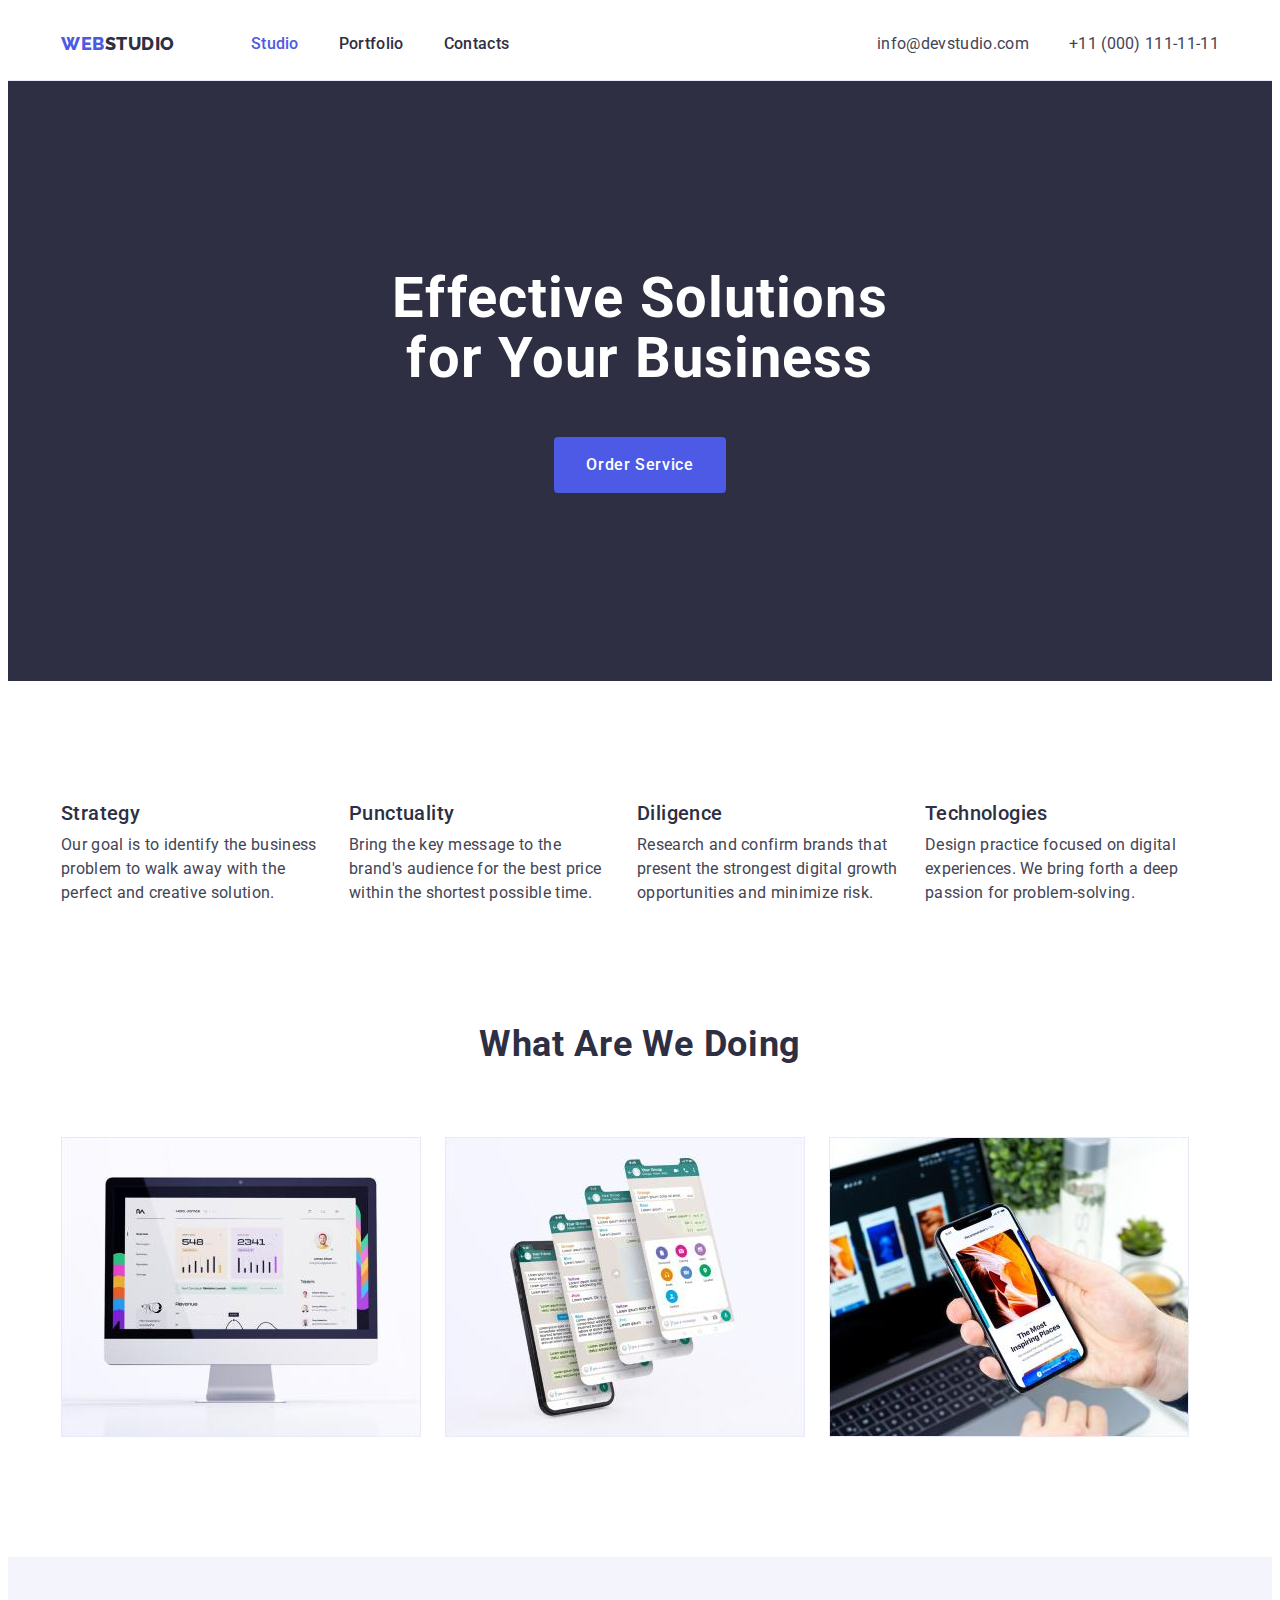
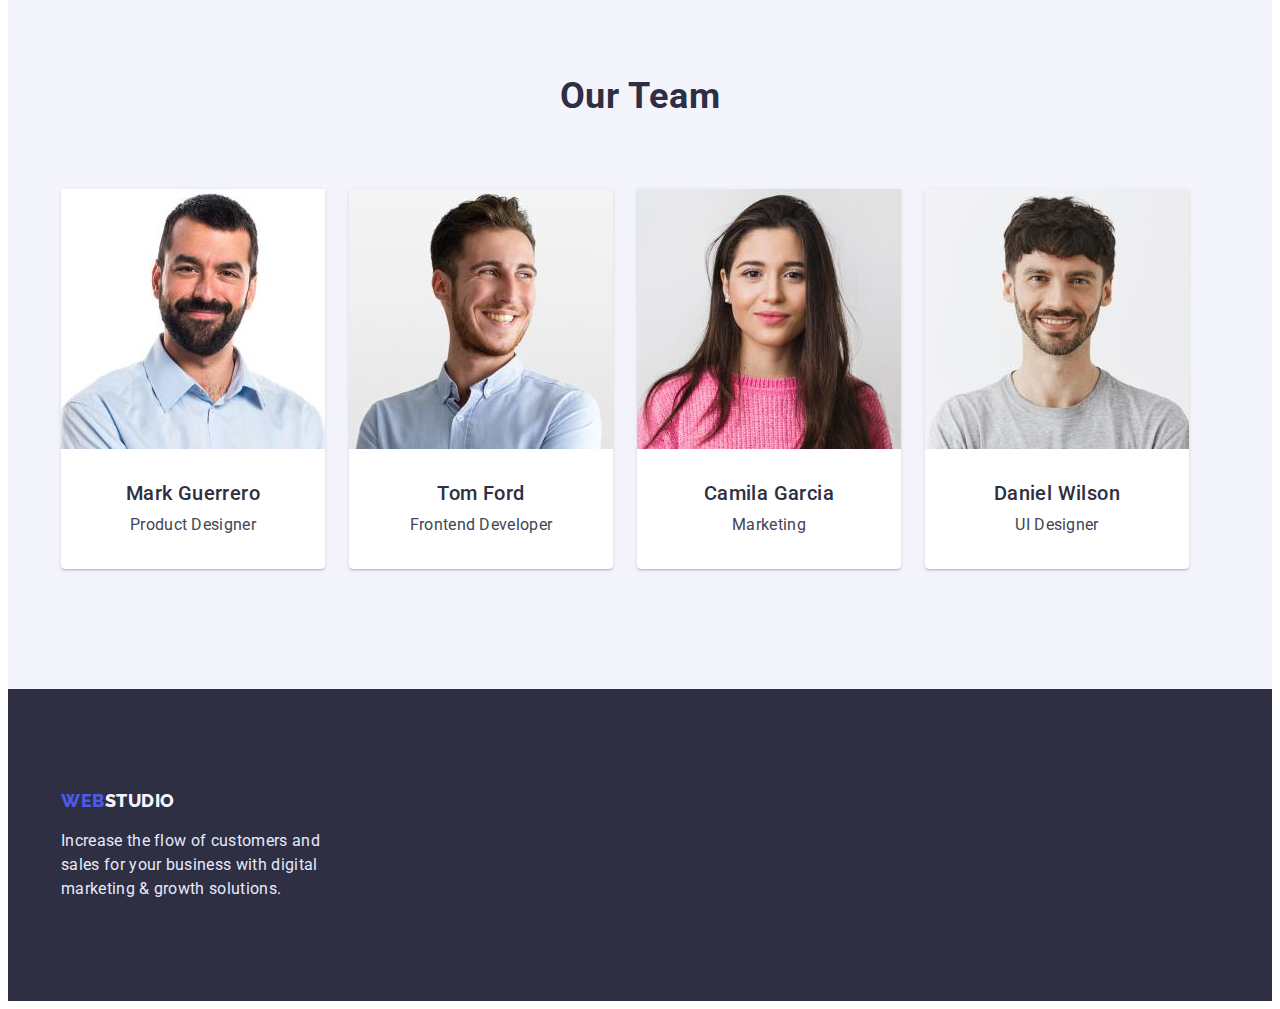
<file: index.html>
<!DOCTYPE html>
<html lang="en">
	<head>
		<meta charset="UTF-8" />
		<meta http-equiv="X-UA-Compatible" content="IE=edge" />
		<meta name="viewport" content="width=device-width, initial-scale=1.0" />
		<title>WebStudio</title>
		<link
			href="https://fonts.googleapis.com/css2?family=Raleway:wght@800&family=Roboto:wght@400;500;700;900&display=swap"
			rel="stylesheet"
		/>
		<link
			rel="stylesheet"
			href="https://cdnjs.cloudflare.com/ajax/libs/modern-normalize/1.1.0/modern-normalize.min.css"
			integrity="sha512-wpPYUAdjBVSE4KJnH1VR1HeZfpl1ub8YT/NKx4PuQ5NmX2tKuGu6U/JRp5y+Y8XG2tV+wKQpNHVUX03MfMFn9Q=="
			crossorigin="anonymous"
			referrerpolicy="no-referrer"
		/>
		<link rel="stylesheet" href="./css/styles.css" />
	</head>
	<body>
		<header class="nav">
			<div class="main-nav container">
				<nav class="page-nav">
					<a href="./index.html" target="_parent" class="logo-primary">Web<span class="logo-secondary">Studio</span></a>
					<ul class="page-nav list">
						<li class="item">
							<a href="./index.html" target="_parent" class="page-nav-link current">Studio</a>
						</li>
						<li class="item">
							<a href="./portfolio.html" target="_parent" class="page-nav-link">Portfolio</a>
						</li>
						<li class="item">
							<a href="" target="_parent" class="page-nav-link">Contacts</a>
						</li>
					</ul>
				</nav>
				<address class="address-nav">
					<ul class="address list">
						<li class="item">
							<a href="mailto:info@devstudio.com" class="address-link">info@devstudio.com</a>
						</li>
						<li class="item">
							<a href="tel:+110001111111" class="address-link">+11 (000) 111-11-11</a>
						</li>
					</ul>
				</address>
			</div>
		</header>
		<main>
			<section class="hero">
				<div class="container">
					<h1 class="hero-title">Effective Solutions for Your Business</h1>
					<button type="button" class="button">Order Service</button>
				</div>
			</section>
			<section class="section">
				<div class="container">
					<h2 class="section-title visually-hidden">Our strengths</h2>
					<ul class="strenghths list">
						<li class="item">
							<h3 class="paragraph-title">Strategy</h3>
							<p class="paragraph">
								Our goal is to identify the business problem to walk away with the perfect and creative solution.
							</p>
						</li>
						<li class="item">
							<h3 class="paragraph-title">Punctuality</h3>
							<p class="paragraph">
								Bring the key message to the brand's audience for the best price within the shortest possible time.
							</p>
						</li>
						<li class="item">
							<h3 class="paragraph-title">Diligence</h3>
							<p class="paragraph">
								Research and confirm brands that present the strongest digital growth opportunities and minimize risk.
							</p>
						</li>
						<li class="item">
							<h3 class="paragraph-title">Technologies</h3>
							<p class="paragraph">
								Design practice focused on digital experiences. We bring forth a deep passion for problem-solving.
							</p>
						</li>
					</ul>
				</div>
			</section>
			<section class="section examples">
				<div class="container"
					><h2 class="section-title examples">What are we doing</h2>
					<ul class="photos list">
						<li class="item">
							<img src="./images/imgdesktop.jpg" alt="Desctop apps" width="360" />
						</li>
						<li class="item">
							<img src="./images/imgphone.jpg" alt="Mobile phones" width="360" />
						</li>
						<li class="item">
							<img src="./images/imgdesign.jpg" alt="Mobile design" width="360" />
						</li> </ul
				></div>
			</section>
			<section class="section team">
				<div class="container"
					><h2 class="section-title team">Our Team</h2>
					<ul class="personnel list">
						<li class="item">
							<img class="photo" src="./images/imgmark.jpg" alt="Mark Guerrero" width="264" />
							<div class="name-tag">
								<h3 class="name">Mark Guerrero</h3>
								<p class="job">Product Designer</p>
							</div>
						</li>
						<li class="item">
							<img class="photo" src="./images/imgtom.jpg" alt="Tom Ford" width="264" />
							<div class="name-tag">
								<h3 class="name">Tom Ford</h3>
								<p class="job">Frontend Developer</p>
							</div>
						</li>
						<li class="item">
							<img class="photo" src="./images/imgcamila.jpg" alt="Camila Garcia" width="264" />
							<div class="name-tag">
								<h3 class="name">Camila Garcia</h3>
								<p class="job">Marketing</p>
							</div>
						</li>
						<li class="item">
							<img class="photo" src="./images/imgdaniel.jpg" alt="Daniel Wilson" width="264" />
							<div class="name-tag">
								<h3 class="name">Daniel Wilson</h3>
								<p class="job">UI Designer</p>
							</div>
						</li>
					</ul>
				</div>
			</section>
		</main>
		<footer class="footer">
			<div class="container">
				<a href="./index.html" target="_parent" class="logo-primary-footer"
					>Web<span class="logo-secondary-footer">Studio</span></a
				>
				<p class="paragraph-footer">
					Increase the flow of customers and sales for your business with digital marketing & growth solutions.
				</p>
			</div>
		</footer>
	</body>
</html>
</file>
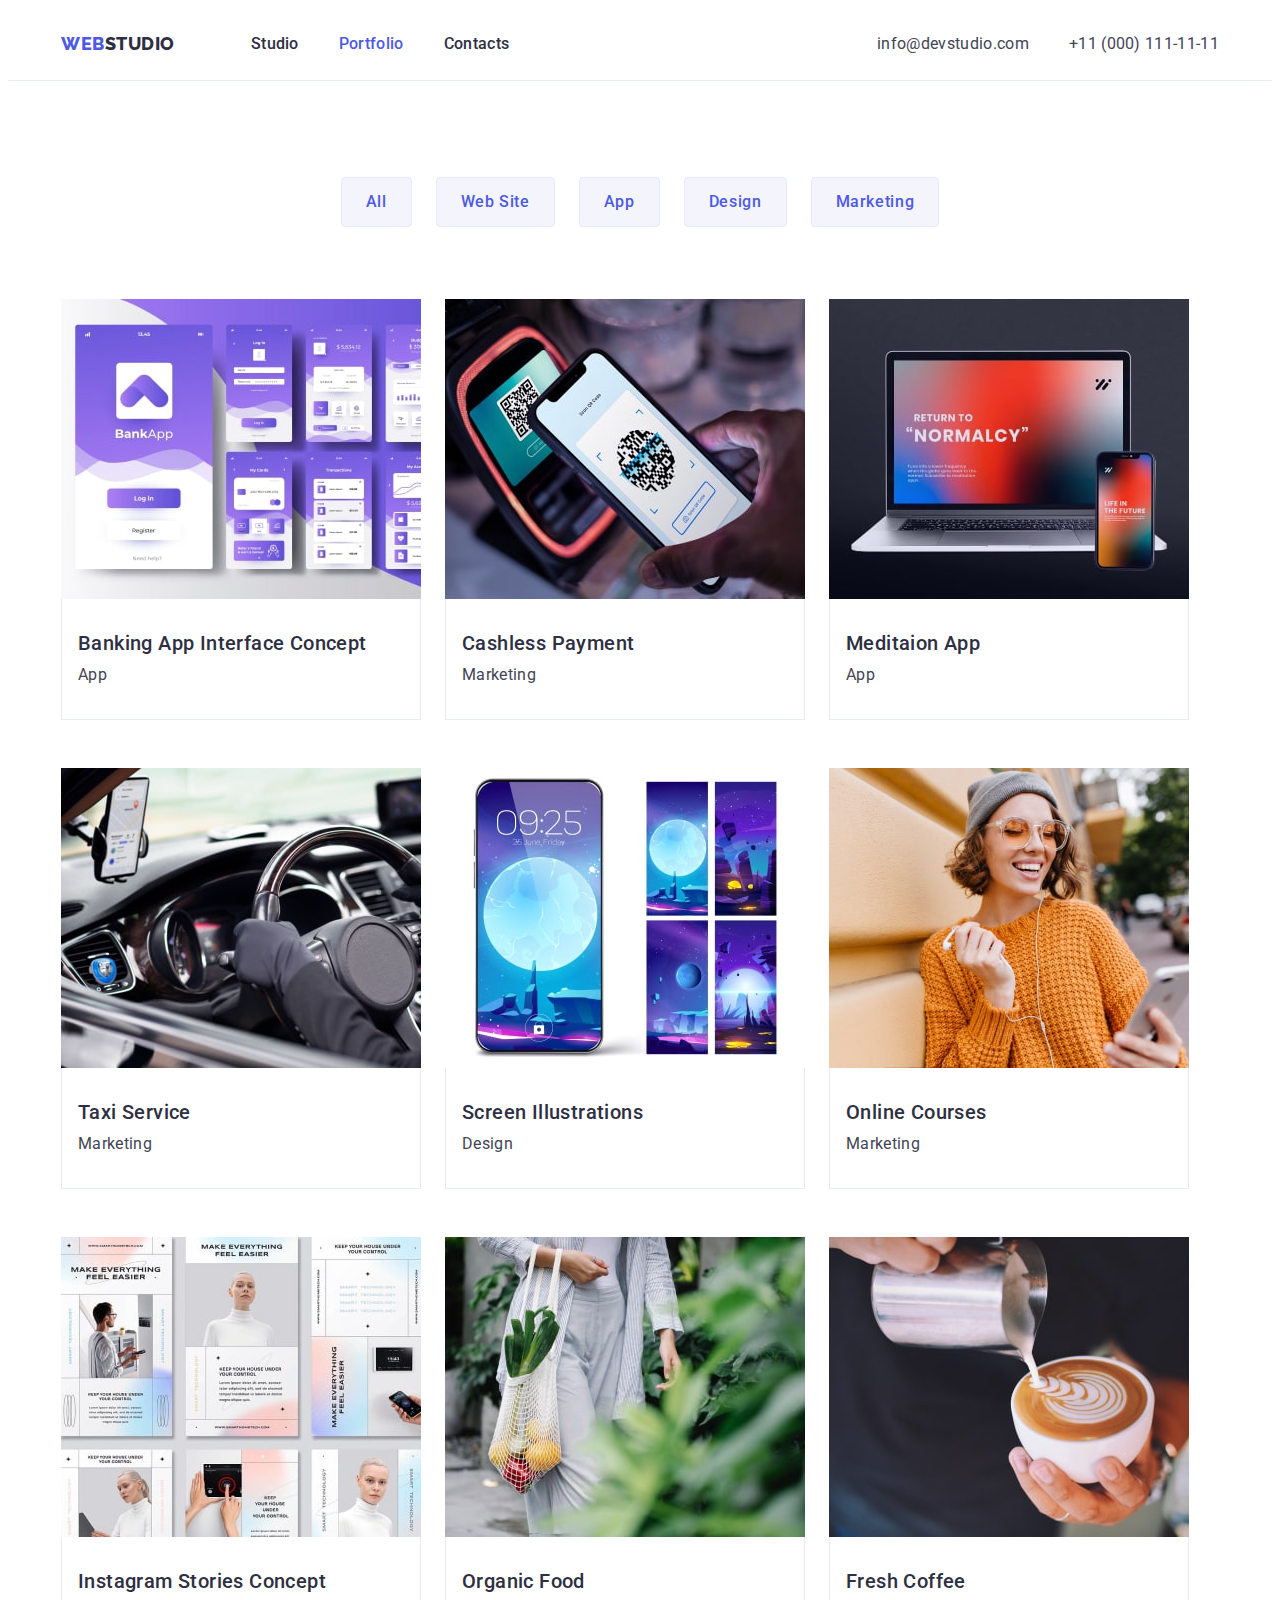
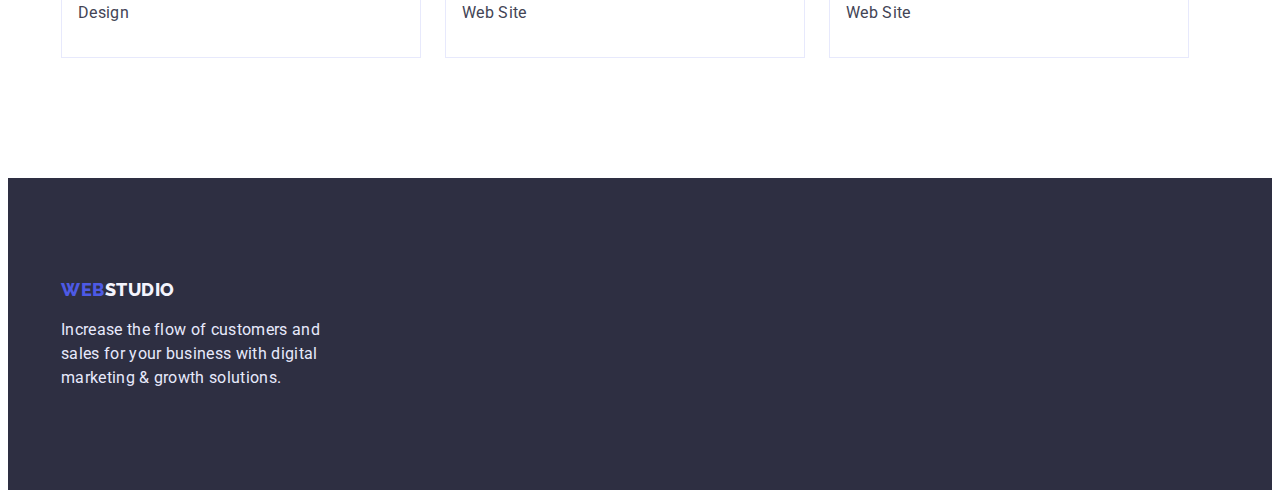
<file: portfolio.html>
<!DOCTYPE html>
<html lang="en">
	<head>
		<meta charset="UTF-8" />
		<meta http-equiv="X-UA-Compatible" content="IE=edge" />
		<meta name="viewport" content="width=device-width, initial-scale=1.0" />
		<title>Portfolio</title>
		<link
			href="https://fonts.googleapis.com/css2?family=Raleway:wght@800&family=Roboto:wght@400;500;700;900&display=swap"
			rel="stylesheet"
		/>
		<link
			rel="stylesheet"
			href="https://cdnjs.cloudflare.com/ajax/libs/modern-normalize/1.1.0/modern-normalize.min.css"
			integrity="sha512-wpPYUAdjBVSE4KJnH1VR1HeZfpl1ub8YT/NKx4PuQ5NmX2tKuGu6U/JRp5y+Y8XG2tV+wKQpNHVUX03MfMFn9Q=="
			crossorigin="anonymous"
			referrerpolicy="no-referrer"
		/>
		<link rel="stylesheet" href="./css/styles.css" />
	</head>
	<body>
		<header class="nav">
			<div class="main-nav container">
				<nav class="page-nav">
					<a href="./index.html" target="_parent" class="logo-primary">Web<span class="logo-secondary">Studio</span></a>
					<ul class="page-nav list">
						<li class="item">
							<a href="./index.html" target="_parent" class="page-nav-link">Studio</a>
						</li>
						<li class="item">
							<a href="./portfolio.html" target="_parent" class="page-nav-link current">Portfolio</a>
						</li>
						<li class="item">
							<a href="" target="_parent" class="page-nav-link">Contacts</a>
						</li>
					</ul>
				</nav>
				<address class="address-nav">
					<ul class="address list">
						<li class="item">
							<a href="mailto:info@devstudio.com" class="address-link">info@devstudio.com</a>
						</li>
						<li class="item">
							<a href="tel:+110001111111" class="address-link">+11 (000) 111-11-11</a>
						</li>
					</ul>
				</address>
			</div>
		</header>
		<main>
			<h1 class="section-title visually-hidden">Portfolio</h1>
			<section class="section portfolio">
				<div class="container">
					<ul class="filter list">
						<li>
							<button type="button" class="filter-button">All</button>
						</li>
						<li>
							<button type="button" class="filter-button">Web Site</button>
						</li>
						<li>
							<button type="button" class="filter-button">App</button>
						</li>
						<li>
							<button type="button" class="filter-button">Design</button>
						</li>
						<li>
							<button type="button" class="filter-button">Marketing</button>
						</li>
					</ul>
					<ul class="portfolio-photos list">
						<li class="portfolio-photo">
							<img
								src="./images/img1.jpg"
								alt="Banking App Interface Concept"
								width="360"
								height="300"
								class="portfolio-img"
							/>
							<div class="card-name">
								<h2 class="paragraph-title">Banking App Interface Concept</h2>
								<p class="paragraph">App</p>
							</div>
						</li>
						<li class="portfolio-photo">
							<img src="./images/img2.jpg" alt="Cashless Payment" width="360" height="300" />
							<div class="card-name">
								<h2 class="paragraph-title">Cashless Payment</h2>
								<p class="paragraph">Marketing</p>
							</div>
						</li>
						<li class="portfolio-photo">
							<img src="./images/img3.jpg" alt="Meditaion App" width="360" height="300" />
							<div class="card-name">
								<h2 class="paragraph-title">Meditaion App</h2>
								<p class="paragraph">App</p>
							</div>
						</li>
						<li class="portfolio-photo">
							<img src="./images/img4.jpg" alt="Taxi Service" width="360" height="300" />
							<div class="card-name">
								<h2 class="paragraph-title">Taxi Service</h2>
								<p class="paragraph">Marketing</p>
							</div>
						</li>
						<li class="portfolio-photo">
							<img src="./images/img5.jpg" alt="Screen Illustrations" width="360" height="300" />
							<div class="card-name">
								<h2 class="paragraph-title">Screen Illustrations</h2>
								<p class="paragraph">Design</p>
							</div>
						</li>
						<li class="portfolio-photo">
							<img src="./images/img6.jpg" alt="Online Courses" width="360" height="300" />
							<div class="card-name">
								<h2 class="paragraph-title">Online Courses</h2>
								<p class="paragraph">Marketing</p>
							</div>
						</li>
						<li class="portfolio-photo">
							<img src="./images/img7.jpg" alt="Instagram Stories Concept" width="360" height="300" />
							<div class="card-name">
								<h2 class="paragraph-title">Instagram Stories Concept</h2>
								<p class="paragraph">Design</p>
							</div>
						</li>
						<li class="portfolio-photo">
							<img src="./images/img8.jpg" alt="Organic Food" width="360" height="300" />
							<div class="card-name">
								<h2 class="paragraph-title">Organic Food</h2>
								<p class="paragraph">Web Site</p>
							</div>
						</li>
						<li class="portfolio-photo">
							<img src="./images/img9.jpg" alt="Fresh Coffee" width="360" height="300" />
							<div class="card-name">
								<h2 class="paragraph-title">Fresh Coffee</h2>
								<p class="paragraph">Web Site</p>
							</div>
						</li>
					</ul>
				</div>
			</section>
		</main>
		<footer class="footer">
			<div class="container">
				<a href="./index.html" target="_parent" class="logo-primary-footer"
					>Web<span class="logo-secondary-footer">Studio</span></a
				>
				<p class="paragraph-footer">
					Increase the flow of customers and sales for your business with digital marketing & growth solutions.
				</p>
			</div>
		</footer>
	</body>
</html>
</file>
<file: css/styles.css>
:root {
	--brand-color: #4d5ae5;
	--pressed-state: #404bbf;
	--dark-color: #2e2f42;
	--success-color: #31d0aa;
	--text-color: #434455;
	--subtle-text-color: #8e8f99;
	--accent-color: #e7e9fc;
	--light-color: #f4f4fd;
	--modal-overlay-color: #2e2f42;
	--hero-background-color: #2e2f42;
	--white-color: #ffffff;
}

/* Утилиты */

body {
	color: var(--text-color);
	background-color: var(--white-color);

	font-family: "Roboto", sans-serif;
	font-size: 16px;
}

h1,
h2,
h3,
h4,
h5,
h6 {
	margin-top: 0px;
	margin-bottom: 0px;
}

p {
	margin-top: 0px;
	margin-bottom: 0px;
}

.section {
	padding-top: 120px;
	padding-bottom: 120px;
}

.list {
	padding: 0px;
	margin: 0px;

	list-style: none;
}

.container {
	margin-left: auto;
	margin-right: auto;
	padding: 0px 15px;
	width: 1158px;
}

img {
	display: block;
}

/* Hidden */
.visually-hidden {
	position: absolute;
	width: 1px;
	height: 1px;
	margin: -1px;
	border: 0;
	padding: 0;

	white-space: nowrap;
	clip-path: inset(100%);
	clip: rect(0 0 0 0);
	overflow: hidden;
}

/* Header */

.nav {
	border-bottom: 1px solid var(--accent-color);
}

.main-nav {
	display: flex;
	align-items: center;
}

.logo-primary {
	margin-right: 76px;
	padding-top: 24px;
	padding-bottom: 24px;

	color: var(--brand-color);

	font-family: "Raleway", sans-serif;
	font-weight: 800;
	font-size: 18px;
	line-height: 1.33;
	letter-spacing: 0.03em;
	text-transform: uppercase;
	text-decoration: none;
}

.logo-secondary {
	color: var(--dark-color);

	font-family: "Raleway", sans-serif;
	font-weight: 800;
	font-size: 18px;
	line-height: 1.33;
	letter-spacing: 0.03em;
	text-transform: uppercase;
	text-decoration: none;
}

.page-nav {
	display: flex;
	align-items: center;
}

.page-nav.list {
	display: flex;
}

.page-nav .item:not(:last-child) {
	margin-right: 40px;
}

.page-nav-link {
	display: block;
	padding-top: 24px;
	padding-bottom: 24px;

	color: var(--dark-color);

	font-weight: 500;
	line-height: 1.5;
	text-decoration: none;
	letter-spacing: 0.02em;
}

.page-nav-link.current {
	color: var(--brand-color);
}

.address-nav {
	margin-left: auto;
}

.address.list {
	display: flex;
}

.address.list .item:not(:last-child) {
	margin-right: 40px;
}

.address-link {
	color: var(--text-color);
	font-style: normal;
	font-weight: 400;
	line-height: 1.5;
	text-decoration: none;
	letter-spacing: 0.02em;
}

.page-nav-link:hover,
.address-link:hover,
.page-nav-link:focus,
.address-link:focus {
	color: var(--pressed-state);
}

/* Hero */
.hero {
	padding-top: 188px;
	padding-bottom: 188px;
	background: var(--dark-color);
	text-align: center;
}
.hero-title {
	display: block;
	margin-top: 0px;
	margin-bottom: 48px;
	margin-left: auto;
	margin-right: auto;
	width: 496px;

	color: var(--white-color);

	background-color: var(--dark-color);
	font-size: 56px;
	line-height: 1.07;
	letter-spacing: 0.02em;
}

/* Buttons */
.button {
	border-radius: 4px;
	padding: 16px 32px;
	min-width: 169px;
	border-width: 0px;

	color: var(--white-color);
	background-color: var(--brand-color);

	font-family: inherit;
	font-weight: 500;
	font-size: 16px;
	line-height: 1.5;
	letter-spacing: 0.04em;
	cursor: pointer;
}
.button:hover,
.button:focus {
	color: var(--white-color);
	background-color: var(--pressed-state);
}

.filter-button {
	border-radius: 4px;
	padding: 12px 24px;
	border: 1px solid var(--accent-color);
	min-width: 69px;
	text-align: center;

	color: var(--brand-color);

	background-color: var(--light-color);
	font-family: inherit;
	font-weight: 500;
	font-size: 16px;
	line-height: 1.5;
	text-align: center;
	letter-spacing: 0.04em;
	cursor: pointer;
}

.filter-button:hover,
.filter-button:active {
	color: var(--white-color);
	background-color: var(--pressed-state);
	border: 1px solid transparent;
}

/* Our strengths */
.strenghths.list {
	display: flex;
}

.strenghths.list .item {
	width: 264px;
}

.strenghths.list .item:not(:last-child) {
	margin-right: 24px;
}

.paragraph-title {
	margin-bottom: 8px;
}

.paragraph-title,
.name {
	color: var(--dark-color);
	font-weight: 500;
	font-size: 20px;
	line-height: 1.2;
	letter-spacing: 0.02em;
}

.paragraph {
	line-height: 1.5;
	letter-spacing: 0.02em;
}

/*Examples*/

.photos.list {
	display: flex;
}

.photos.list .item:not(:last-child) {
	margin-right: 24px;
}

.section.examples {
	padding-top: 0px;
}

.section-title.examples {
	margin-bottom: 72px;
}

/* Team */

.personnel.list {
	display: flex;
}

.personnel.list .item:not(:last-child) {
	margin-right: 24px;
}

.name-tag {
	padding: 32px 16px;
	text-align: center;
}

.personnel.list .item {
	background-color: var(--white-color);
	width: 264px;
	border-radius: 0px 0px 4px 4px;
	box-shadow: 0px 1px 6px rgba(46, 47, 66, 0.08), 0px 1px 1px rgba(46, 47, 66, 0.16), 0px 2px 1px rgba(46, 47, 66, 0.08);
}

.team {
	background: var(--light-color);
}

.job {
	line-height: 1.5;
	letter-spacing: 0.02em;
}

.section-title.team {
	margin-bottom: 72px;
}

.name {
	margin-bottom: 8px;
}

/* Sections */

.section-title {
	color: var(--dark-color);
	font-size: 36px;
	line-height: 1.11;
	text-align: center;
	text-transform: capitalize;
	letter-spacing: 0.02em;
}

.section.portfolio {
	padding-top: 96px;
}

/* Filters */

.filter.list {
	display: flex;
	justify-content: center;
	gap: 24px;
	margin-bottom: 72px;
}

/* Portfolio photos list */

.portfolio-photos.list {
	display: flex;
	flex-wrap: wrap;
}

.portfolio-photo {
	width: 360px;
	margin-right: 24px;
	margin-bottom: 48px;
}

.portfolio-photo:nth-child(3n) {
	margin-right: 0px;
}

.portfolio-photo:nth-last-child(-n + 3) {
	margin-bottom: 0px;
}

.card-name {
	border: 1px solid var(--accent-color);
	border-width: 0px 1px 1px;

	padding-left: 16px;
	padding-top: 32px;
	padding-bottom: 32px;
}

.portfolio-img {
}

/* Footer */

.footer {
	background: var(--dark-color);
	padding: 100px 0px;
}

.logo-primary-footer {
	display: block;
	margin-bottom: 16px;

	color: var(--brand-color);

	background-color: var(--dark-color);
	font-family: "Raleway", sans-serif;
	font-weight: 800;
	font-size: 18px;
	line-height: 1.33;
	letter-spacing: 0.03em;
	text-transform: uppercase;
	text-decoration: none;
}

.logo-secondary-footer {
	color: var(--light-color);
	font-family: "Raleway", sans-serif;
	font-weight: 800;
	font-size: 18px;
	line-height: 1.33;
	letter-spacing: 0.03em;
	text-transform: uppercase;
	text-decoration: none;
}

.paragraph-footer {
	width: 264px;

	color: var(--accent-color);

	background-color: var(--dark-color);
	font-size: 16px;
	line-height: 1.5;
	letter-spacing: 0.02em;
}
</file>
